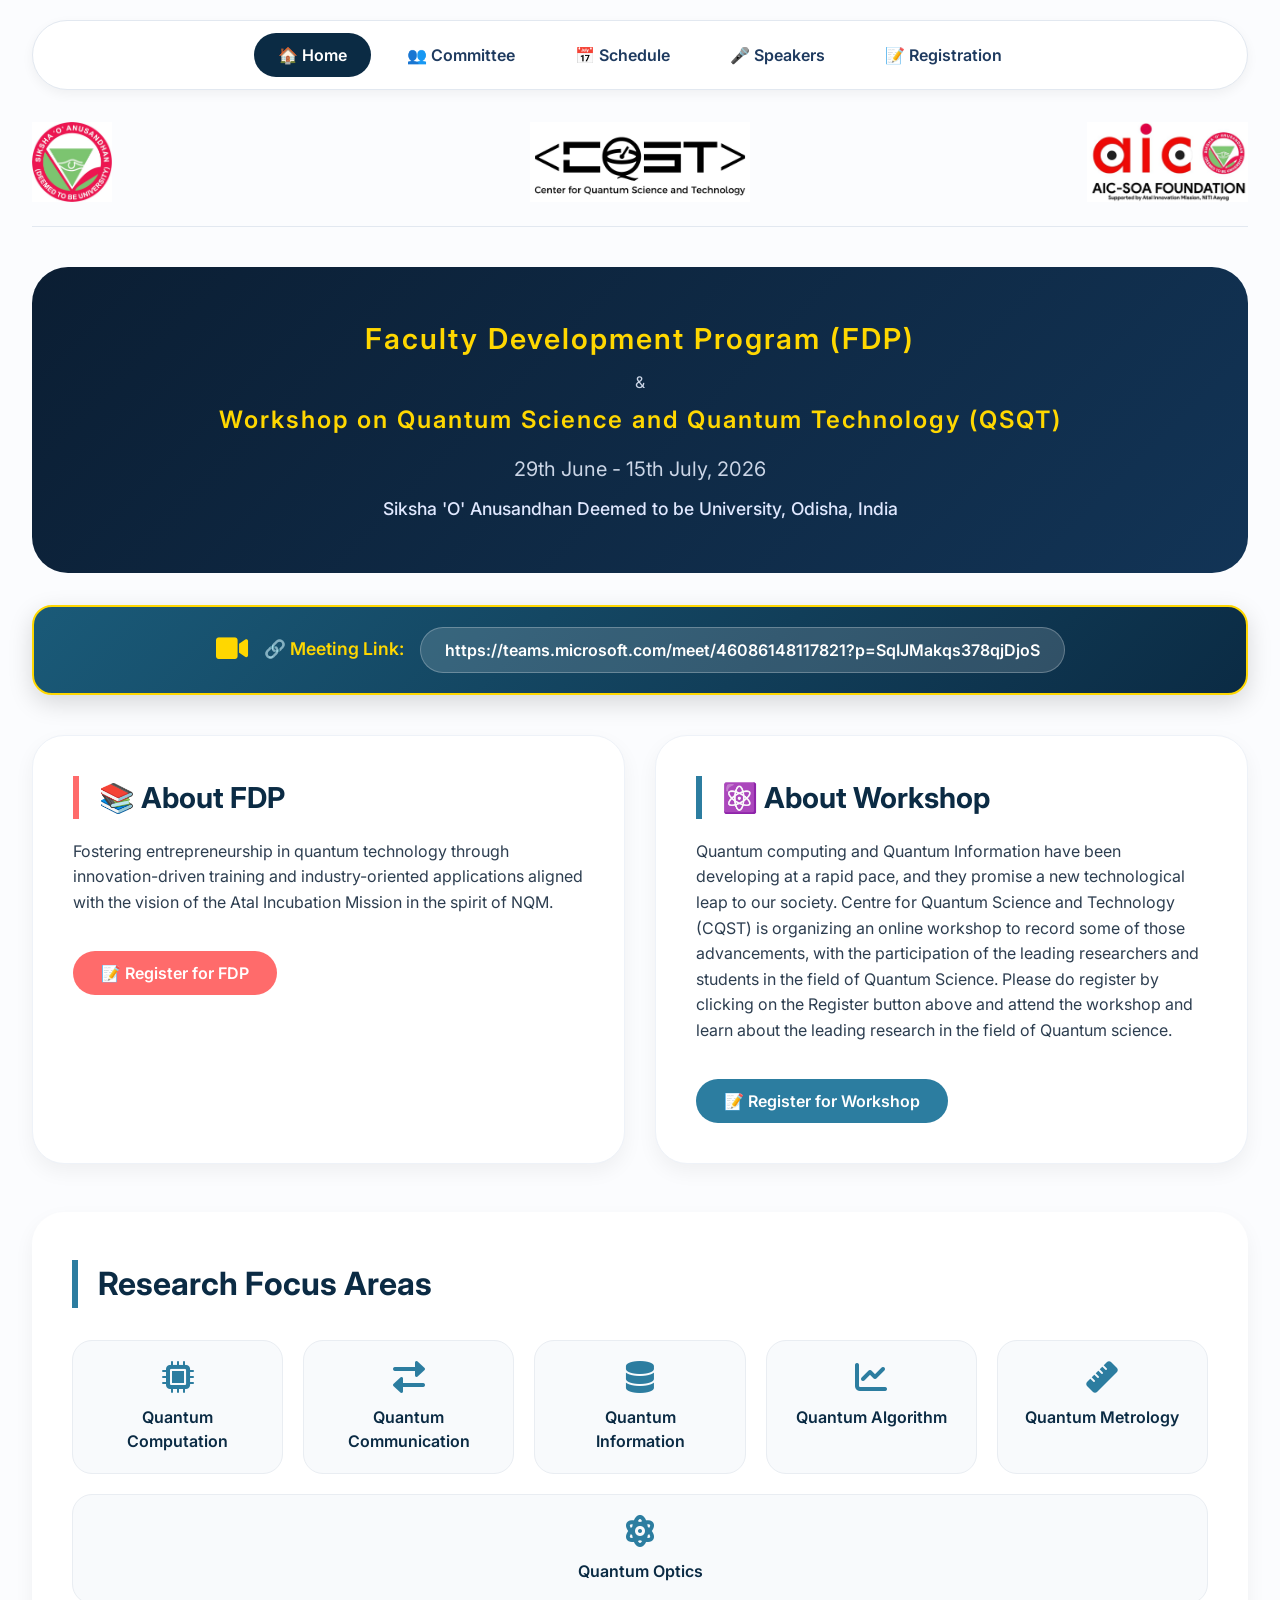
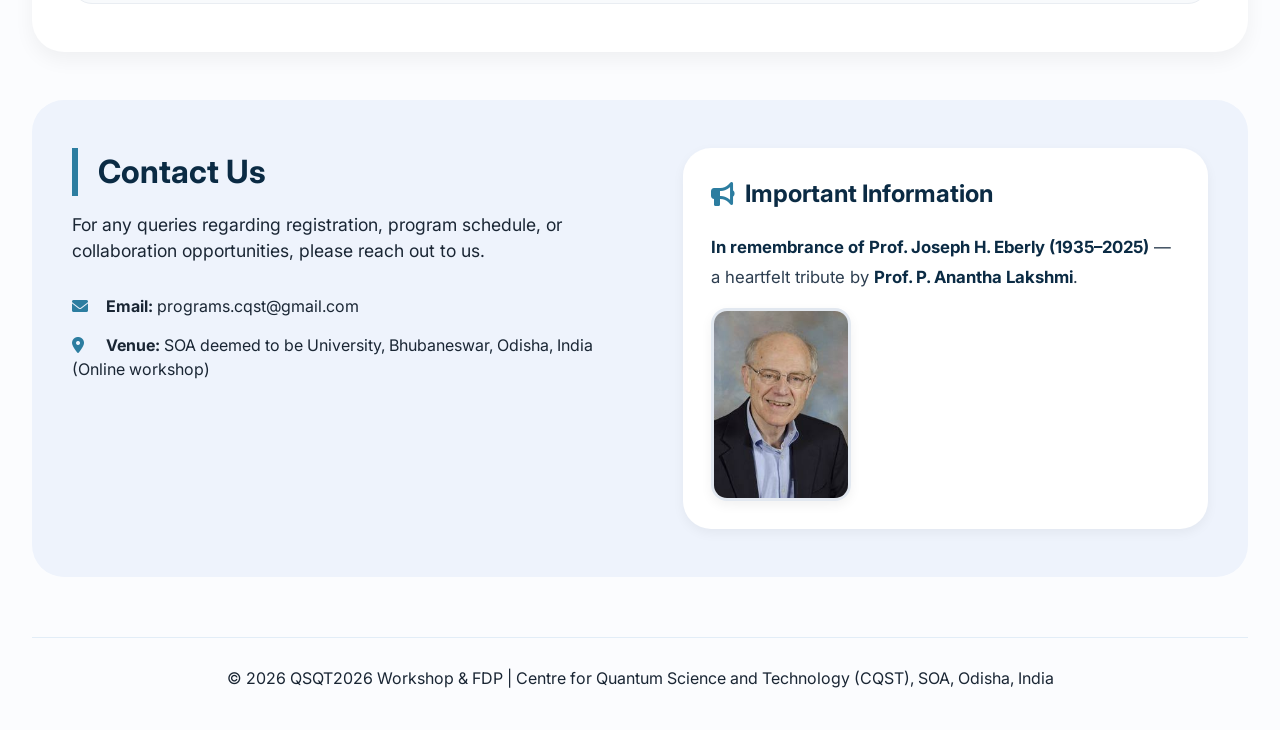
<file: index.html>
<!DOCTYPE html>
<html lang="en">
<head>
  <meta charset="UTF-8" />
  <meta name="viewport" content="width=device-width, initial-scale=1.0" />
  <title>QSQT2026 & FDP | Quantum Science & Technology</title>
  <link href="https://fonts.googleapis.com/css2?family=Inter:wght@300;400;600;700;800&display=swap" rel="stylesheet" />
  <link rel="stylesheet" href="https://cdnjs.cloudflare.com/ajax/libs/font-awesome/6.0.0-beta3/css/all.min.css" />
  <style>
    * {
      margin: 0;
      padding: 0;
      box-sizing: border-box;
    }

    body {
      font-family: 'Inter', sans-serif;
      background: #fbfcfe;
      color: #1a2634;
      line-height: 1.5;
    }

    .container {
      max-width: 1280px;
      margin: 0 auto;
      padding: 0 32px;
    }

    /* Navigation Menu */
    .navbar {
      background: white;
      border-radius: 60px;
      padding: 12px 24px;
      margin: 20px 0 0;
      box-shadow: 0 4px 12px rgba(0, 0, 0, 0.05);
      border: 1px solid #e2e8f0;
    }

    .nav-menu {
      display: flex;
      justify-content: center;
      flex-wrap: wrap;
      gap: 12px;
      list-style: none;
    }

    .nav-menu li a {
      display: inline-block;
      padding: 10px 24px;
      font-weight: 600;
      text-decoration: none;
      color: #1e3a5f;
      border-radius: 40px;
      transition: all 0.2s ease;
    }

    .nav-menu li a:hover,
    .nav-menu li a.active {
      background: #0b2b44;
      color: white;
    }

    /* Logo Strip */
    .logo-strip {
      display: flex;
      align-items: center;
      justify-content: space-between;
      flex-wrap: wrap;
      gap: 24px;
      padding: 32px 0 24px;
      border-bottom: 1px solid #e2e8f0;
    }

    .logo-item {
      flex: 1;
      display: flex;
      justify-content: center;
      align-items: center;
      min-width: 120px;
    }

    .logo-left {
      justify-content: flex-start;
    }
    .logo-right {
      justify-content: flex-end;
    }
    .logo-img {
      max-height: 80px;
      width: auto;
      object-fit: contain;
    }

    /* Hero Banner */
    .hero-banner {
      background: linear-gradient(135deg, #0b1e33 0%, #123456 100%);
      border-radius: 36px;
      margin: 40px 0 32px;
      padding: 50px 32px;
      text-align: center;
      position: relative;
      overflow: hidden;
    }

    .program-name-main {
      font-size: 1.8rem;
      font-weight: 600;
      color: #ffd700;
      margin-bottom: 10px;
      letter-spacing: 2px;
    }

    .program-sub {
      font-size: 1.25rem;
      color: #cbd5e6;
      margin-top: 16px;
    }

    .program-location {
      font-size: 1.1rem;
      color: #e0e8ff;
      margin-top: 12px;
      font-weight: 500;
    }

    /* Meeting Link Box */
    .meeting-link-box {
      background: linear-gradient(135deg, #1a5a78 0%, #0b2b44 100%);
      border-radius: 20px;
      padding: 20px 30px;
      margin: 20px 0 32px;
      display: flex;
      align-items: center;
      justify-content: center;
      flex-wrap: wrap;
      gap: 16px;
      border: 2px solid #ffd700;
      box-shadow: 0 8px 25px rgba(0, 0, 0, 0.15);
    }

    .meeting-link-box i {
      font-size: 1.8rem;
      color: #ffd700;
    }

    .meeting-link-box .meeting-label {
      font-weight: 600;
      color: #ffd700;
      font-size: 1.1rem;
    }

    .meeting-link-box a {
      color: white;
      font-weight: 600;
      text-decoration: none;
      font-size: 1rem;
      padding: 10px 24px;
      background: rgba(255, 255, 255, 0.15);
      border-radius: 40px;
      border: 1px solid rgba(255, 255, 255, 0.25);
      transition: all 0.3s ease;
      word-break: break-all;
    }

    .meeting-link-box a:hover {
      background: rgba(255, 215, 0, 0.25);
      border-color: #ffd700;
      transform: scale(1.02);
    }

    /* Two Column Layout for About Sections */
    .two-columns {
      display: flex;
      flex-wrap: wrap;
      gap: 30px;
      margin: 40px 0 48px;
    }

    .about-card {
      flex: 1;
      background: white;
      border-radius: 32px;
      padding: 40px;
      box-shadow: 0 8px 20px rgba(0, 0, 0, 0.05);
      border: 1px solid #eef2f8;
      transition: transform 0.2s;
    }

    .about-card:hover {
      transform: translateY(-5px);
    }

    .card-title {
      font-size: 1.8rem;
      font-weight: 700;
      margin-bottom: 20px;
      color: #0b2b44;
      border-left: 6px solid #2c7da0;
      padding-left: 20px;
    }

    .card-title-fdp {
      border-left-color: #ff6b6b;
    }

    .card-title-workshop {
      border-left-color: #2c7da0;
    }

    .about-text {
      font-size: 1rem;
      line-height: 1.6;
      color: #2d3e50;
      margin-bottom: 25px;
    }

    .register-btn {
      display: inline-block;
      background: #2c7da0;
      color: white;
      padding: 10px 28px;
      border-radius: 40px;
      text-decoration: none;
      font-weight: 600;
      transition: background 0.2s;
      margin-top: 10px;
    }

    .register-btn-fdp {
      background: #ff6b6b;
    }
    .register-btn-fdp:hover {
      background: #e55555;
    }
    .register-btn-workshop:hover {
      background: #1a5a78;
    }

    /* Research Fields Grid */
    .research-section {
      background: white;
      border-radius: 32px;
      padding: 48px 40px;
      margin: 40px 0 48px;
      box-shadow: 0 8px 20px rgba(0, 0, 0, 0.05);
    }

    .section-title {
      font-size: 2rem;
      font-weight: 700;
      margin-bottom: 24px;
      color: #0b2b44;
      border-left: 6px solid #2c7da0;
      padding-left: 20px;
    }

    .highlight-grid {
      display: flex;
      flex-wrap: wrap;
      gap: 20px;
      margin-top: 32px;
    }

    .info-card {
      background: #f8fafc;
      border-radius: 20px;
      padding: 20px 24px;
      flex: 1;
      min-width: 180px;
      text-align: center;
      transition: transform 0.2s;
      border: 1px solid #e9edf2;
    }

    .info-card:hover {
      transform: translateY(-3px);
      box-shadow: 0 8px 20px rgba(0, 0, 0, 0.08);
    }

    .info-card i {
      font-size: 2rem;
      color: #2c7da0;
      margin-bottom: 12px;
      display: block;
    }

    .info-card h3 {
      font-size: 1rem;
      font-weight: 600;
      color: #0b2b44;
    }

    /* Contact Section */
    .contact-section {
      background: #eef3fc;
      border-radius: 32px;
      padding: 48px 40px;
      margin-bottom: 60px;
      display: flex;
      flex-wrap: wrap;
      gap: 48px;
    }

    .contact-info {
      flex: 1.2;
    }
    .important-info {
      flex: 1;
      background: white;
      border-radius: 28px;
      padding: 28px;
      box-shadow: 0 4px 12px rgba(0, 0, 0, 0.05);
    }

    .info-title {
      font-size: 1.5rem;
      font-weight: 700;
      color: #0b2b44;
      margin-bottom: 20px;
      display: flex;
      align-items: center;
      gap: 10px;
    }

    .info-title i {
      color: #2c7da0;
    }

    .info-content {
      font-size: 1.05rem;
      line-height: 1.8;
      color: #2d3e50;
    }

    .info-content strong {
      color: #0b2b44;
    }

    .tribute-img {
      max-width: 140px;
      width: 100%;
      height: auto;
      border-radius: 16px;
      border: 3px solid #e2e8f0;
      margin-top: 16px;
      display: block;
      box-shadow: 0 4px 12px rgba(0, 0, 0, 0.06);
    }

    /* Remove old form styles */
    input,
    textarea,
    button {
      display: none;
    }

    .footer {
      text-align: center;
      padding: 28px 0 40px;
      border-top: 1px solid #e2edf7;
    }

    @media (max-width: 780px) {
      .program-name {
        font-size: 2rem;
      }
      .program-name-main {
        font-size: 1.3rem;
      }
      .logo-img {
        max-height: 55px;
      }
      .two-columns {
        flex-direction: column;
      }
      .card-title {
        font-size: 1.4rem;
      }
      .meeting-link-box {
        flex-direction: column;
        text-align: center;
        padding: 20px;
      }
      .meeting-link-box a {
        font-size: 0.85rem;
        word-break: break-all;
      }
      .contact-section {
        flex-direction: column;
      }
    }
  </style>
</head>

<body>
  <div class="container">
    <!-- Navigation Menu -->
    <div class="navbar">
      <ul class="nav-menu">
        <li><a href="index.html" class="active">🏠 Home</a></li>
        <li><a href="committee.html">👥 Committee</a></li>
        <li><a href="schedule.html">📅 Schedule</a></li>
        <li><a href="speakers.html">🎤 Speakers</a></li>
        <li><a href="registration.html">📝 Registration</a></li>
      </ul>
    </div>

    <!-- THREE LOGOS: SOA (left), CQST (center), AIC (right) -->
    <div class="logo-strip">
      <div class="logo-item logo-left">
        <img src="images/logo/soa-logo.jpg" alt="SOA Logo" class="logo-img" onerror="this.src='https://placehold.co/400x200/1e3a5f/white?text=SOA'" />
      </div>
      <div class="logo-item logo-center">
        <img src="images/logo/cqst-logo.jpg" alt="CQST Logo" class="logo-img" onerror="this.src='https://placehold.co/400x200/236B8E/white?text=CQST'" />
      </div>
      <div class="logo-item logo-right">
        <img src="images/logo/aic-logo.jpg" alt="AIC Logo" class="logo-img" onerror="this.src='https://placehold.co/400x200/2c5a2e/white?text=AIC'" />
      </div>
    </div>

    <!-- BANNER with Both Programs -->
    <div class="hero-banner">
      <div class="program-name-main">Faculty Development Program (FDP)</div>
      <div class="program-sub" style="font-size: 1rem; margin-top: 8px; margin-bottom: 8px;">&</div>
      <div class="program-name-main" style="font-size: 1.5rem;">Workshop on Quantum Science and Quantum Technology (QSQT)</div>
      <div class="program-sub">29th June - 15th July, 2026</div>
      <div class="program-location">Siksha 'O' Anusandhan Deemed to be University, Odisha, India</div>
    </div>

    <!-- MEETING LINK SECTION -->
    <div class="meeting-link-box">
      <i class="fas fa-video"></i>
      <span class="meeting-label">🔗 Meeting Link:</span>
      <a href="https://teams.microsoft.com/meet/46086148117821?p=SqIJMakqs378qjDjoS" target="_blank">
        https://teams.microsoft.com/meet/46086148117821?p=SqIJMakqs378qjDjoS
      </a>
    </div>

    <!-- TWO ABOUT SECTIONS SIDE BY SIDE -->
    <div class="two-columns">
      <!-- FDP About Card -->
      <div class="about-card">
        <h2 class="card-title card-title-fdp">📚 About FDP</h2>
        <div class="about-text">
          Fostering entrepreneurship in quantum technology through innovation-driven training and industry-oriented applications aligned with the vision of the Atal Incubation Mission in the spirit of NQM.
        </div>
        <a href="https://forms.gle/PNzLNgaonMQdGk4N9" target="_blank" class="register-btn register-btn-fdp">📝 Register for FDP</a>
      </div>

      <!-- workshop About Card -->
      <div class="about-card">
        <h2 class="card-title card-title-workshop">⚛️ About Workshop</h2>
        <div class="about-text">
          Quantum computing and Quantum Information have been developing at a rapid pace, and they promise a new technological leap to our society. Centre for Quantum Science and Technology (CQST) is organizing an online workshop to record some of those advancements, with the participation of the leading researchers and students in the field of Quantum Science. Please do register by clicking on the Register button above and attend the workshop and learn about the leading research in the field of Quantum science.
        </div>
        <a href="https://forms.gle/eSTVRJTzPmcf8wGw5" target="_blank" class="register-btn register-btn-workshop">📝 Register for Workshop</a>
      </div>
    </div>

    <!-- Research Fields -->
    <div class="research-section">
      <h2 class="section-title">Research Focus Areas</h2>
      <div class="highlight-grid">
        <div class="info-card"><i class="fas fa-microchip"></i><h3>Quantum Computation</h3></div>
        <div class="info-card"><i class="fas fa-exchange-alt"></i><h3>Quantum Communication</h3></div>
        <div class="info-card"><i class="fas fa-database"></i><h3>Quantum Information</h3></div>
        <div class="info-card"><i class="fas fa-chart-line"></i><h3>Quantum Algorithm</h3></div>
        <div class="info-card"><i class="fas fa-ruler"></i><h3>Quantum Metrology</h3></div>
        <div class="info-card"><i class="fas fa-atom"></i><h3>Quantum Optics</h3></div>
      </div>
    </div>

    <!-- CONTACT + IMPORTANT INFO SECTION -->
    <div class="contact-section">
      <!-- Left: Contact Info -->
      <div class="contact-info">
        <h2 class="section-title" style="border-left-color: #2c7da0; margin-bottom: 8px;">Contact Us</h2>
        <p style="margin-top: 16px; font-size: 1.1rem;">For any queries regarding registration, program schedule, or collaboration opportunities, please reach out to us.</p>
        <div style="margin-top: 30px;">
          <p style="margin: 15px 0;"><i class="fas fa-envelope" style="width: 30px; color: #2c7da0;"></i> <strong>Email:</strong> programs.cqst@gmail.com</p>
          <p style="margin: 15px 0;"><i class="fas fa-map-marker-alt" style="width: 30px; color: #2c7da0;"></i> <strong>Venue:</strong> SOA deemed to be University, Bhubaneswar, Odisha, India (Online workshop)</p>
        </div>
      </div>

      <!-- Right: Important Information (editable daily) -->
      <div class="important-info">
        <div class="info-title">
          <i class="fas fa-bullhorn"></i> Important Information
        </div>
        <div class="info-content">
          <!-- === EDIT THIS BLOCK DAILY === -->
          <p>
            <strong>In remembrance of Prof. Joseph H. Eberly (1935–2025)</strong> — a heartfelt tribute by <strong>Prof. P. Anantha Lakshmi</strong>.
          </p>
          <img src="images/prof-eberly.jpg" alt="Prof. Joseph H. Eberly" class="tribute-img" />
          <!-- ============================== -->
        </div>
      </div>
    </div>

    <footer class="footer">
      <p>© 2026 QSQT2026 Workshop & FDP | Centre for Quantum Science and Technology (CQST), SOA, Odisha, India</p>
    </footer>
  </div>
</body>
</html>
</file>
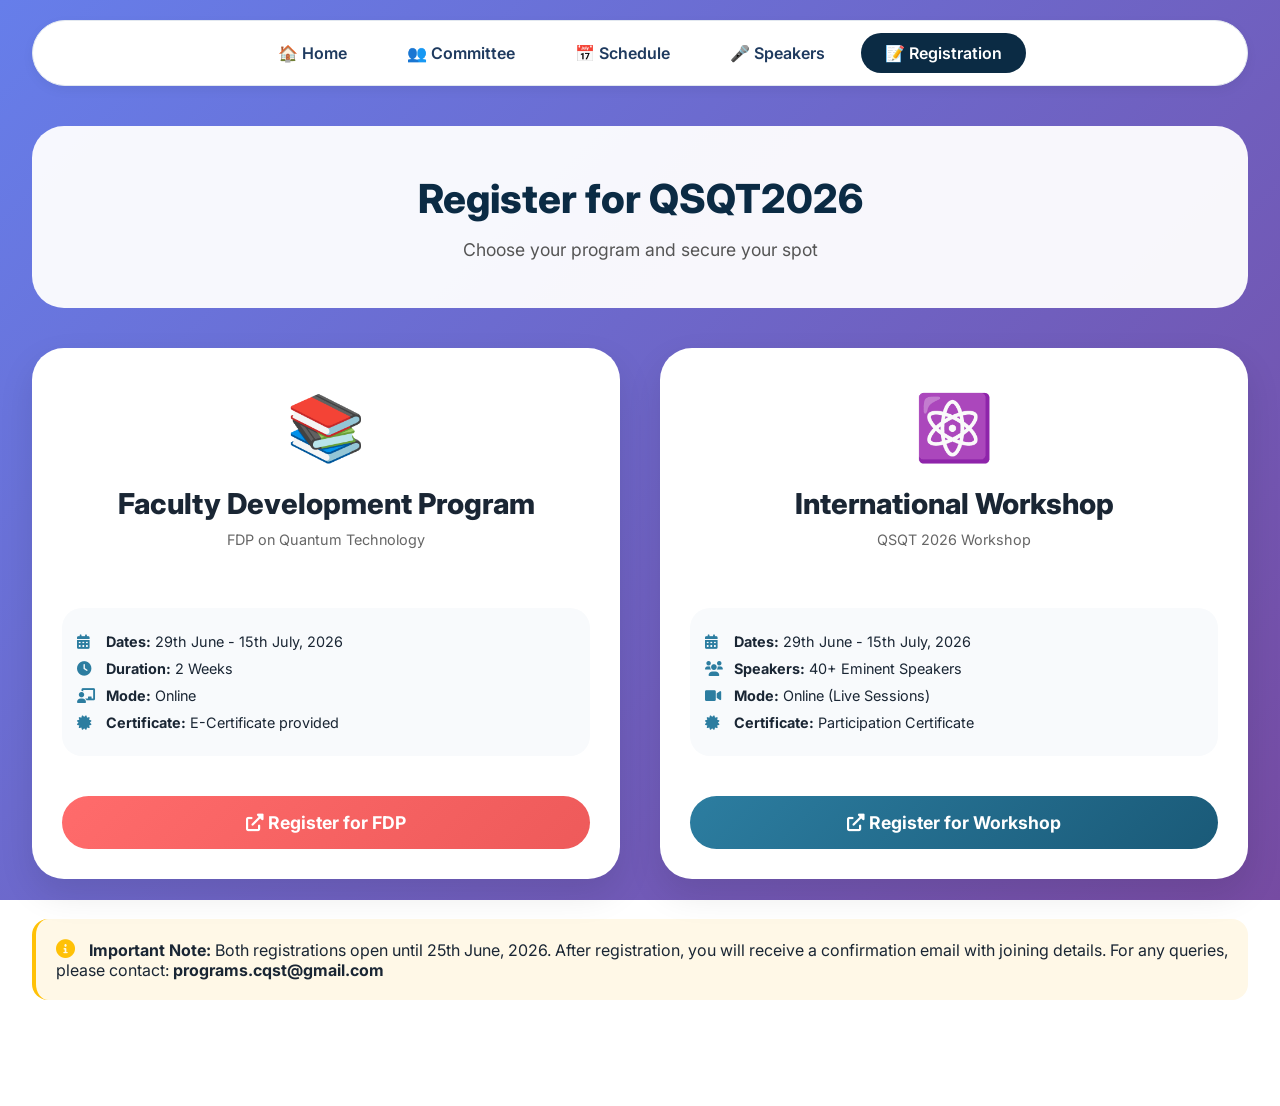
<file: registration.html>
<!DOCTYPE html>
<html lang="en">
<head>
  <meta charset="UTF-8">
  <meta name="viewport" content="width=device-width, initial-scale=1.0">
  <title>QSQT2026 - Registration</title>
  <link href="https://fonts.googleapis.com/css2?family=Inter:wght@300;400;600;700;800&display=swap" rel="stylesheet">
  <link rel="stylesheet" href="https://cdnjs.cloudflare.com/ajax/libs/font-awesome/6.0.0-beta3/css/all.min.css">
  <style>
    * {
      margin: 0;
      padding: 0;
      box-sizing: border-box;
    }

    body {
      font-family: 'Inter', sans-serif;
      background: linear-gradient(135deg, #667eea 0%, #764ba2 100%);
      background-attachment: fixed;
      color: #1a2634;
    }

    .container {
      max-width: 1280px;
      margin: 0 auto;
      padding: 0 32px;
    }

    /* Navigation Menu */
    .navbar {
      background: white;
      border-radius: 60px;
      padding: 12px 24px;
      margin: 20px 0 0;
      box-shadow: 0 4px 12px rgba(0, 0, 0, 0.05);
      border: 1px solid #e2e8f0;
    }

    .nav-menu {
      display: flex;
      justify-content: center;
      flex-wrap: wrap;
      gap: 12px;
      list-style: none;
    }

    .nav-menu li a {
      display: inline-block;
      padding: 10px 24px;
      font-weight: 600;
      text-decoration: none;
      color: #1e3a5f;
      border-radius: 40px;
      transition: all 0.2s ease;
    }

    .nav-menu li a:hover, .nav-menu li a.active {
      background: #0b2b44;
      color: white;
    }

    /* Page Header */
    .page-header {
      background: rgba(255, 255, 255, 0.95);
      border-radius: 32px;
      padding: 48px;
      margin: 40px 0;
      text-align: center;
    }

    .section-title {
      font-size: 2.5rem;
      font-weight: 800;
      margin-bottom: 16px;
      color: #0b2b44;
    }

    .page-subtitle {
      font-size: 1.1rem;
      color: #555;
    }

    /* Registration Cards */
    .registration-grid {
      display: grid;
      grid-template-columns: repeat(auto-fit, minmax(350px, 1fr));
      gap: 40px;
      margin: 40px 0;
    }

    .reg-card {
      background: white;
      border-radius: 32px;
      overflow: hidden;
      box-shadow: 0 15px 35px rgba(0, 0, 0, 0.1);
      transition: transform 0.3s;
      text-align: center;
    }

    .reg-card:hover {
      transform: translateY(-8px);
    }

    .reg-card-header {
      padding: 40px 30px 20px;
    }

    .reg-card-icon {
      font-size: 4rem;
      margin-bottom: 20px;
    }

    .reg-card-title {
      font-size: 1.8rem;
      font-weight: 800;
      margin-bottom: 10px;
    }

    .reg-card-subtitle {
      color: #666;
      font-size: 0.9rem;
      margin-bottom: 20px;
    }

    .reg-card-body {
      padding: 0 30px 30px;
    }

    .reg-card-details {
      text-align: left;
      margin: 20px 0;
      padding: 15px;
      background: #f8fafc;
      border-radius: 20px;
    }

    .reg-card-details p {
      margin: 10px 0;
      font-size: 0.9rem;
    }

    .reg-card-details i {
      width: 25px;
      color: #2c7da0;
    }

    .register-now-btn {
      display: inline-block;
      width: 100%;
      padding: 16px;
      font-size: 1.1rem;
      font-weight: 700;
      border: none;
      border-radius: 50px;
      cursor: pointer;
      text-decoration: none;
      text-align: center;
      transition: all 0.3s;
      margin-top: 20px;
    }

    .fdp-btn {
      background: linear-gradient(135deg, #ff6b6b, #ee5a5a);
      color: white;
    }

    .fdp-btn:hover {
      background: linear-gradient(135deg, #ee5a5a, #dd4949);
      transform: scale(1.02);
    }

    .qsqt-btn {
      background: linear-gradient(135deg, #2c7da0, #1a5a78);
      color: white;
    }

    .qsqt-btn:hover {
      background: linear-gradient(135deg, #1a5a78, #0e4560);
      transform: scale(1.02);
    }

    .note-box {
      background: #fff8e7;
      border-left: 4px solid #ffc107;
      padding: 20px;
      margin: 30px 0;
      border-radius: 16px;
    }

    /* Footer */
    .footer {
      text-align: center;
      padding: 28px 0;
      color: white;
    }

    @media (max-width: 768px) {
      .registration-grid {
        grid-template-columns: 1fr;
      }
      .container {
        padding: 0 20px;
      }
      .page-header {
        padding: 30px 20px;
      }
      .section-title {
        font-size: 1.8rem;
      }
    }
  </style>
</head>
<body>

<div class="container">
  <!-- Navigation Menu -->
  <div class="navbar">
    <ul class="nav-menu">
      <li><a href="index.html">🏠 Home</a></li>
      <li><a href="committee.html">👥 Committee</a></li>
      <li><a href="schedule.html">📅 Schedule</a></li>
      <li><a href="speakers.html">🎤 Speakers</a></li>
      <li><a href="registration.html" class="active">📝 Registration</a></li>
    </ul>
  </div>

  <!-- Page Header -->
  <div class="page-header">
    <h1 class="section-title">Register for QSQT2026</h1>
    <p class="page-subtitle">Choose your program and secure your spot</p>
  </div>

  <!-- Two Registration Cards -->
  <div class="registration-grid">
    <!-- FDP Card -->
    <div class="reg-card">
      <div class="reg-card-header">
        <div class="reg-card-icon">📚</div>
        <h2 class="reg-card-title">Faculty Development Program</h2>
        <div class="reg-card-subtitle">FDP on Quantum Technology</div>
      </div>
      <div class="reg-card-body">
        <div class="reg-card-details">
          <p><i class="fas fa-calendar-alt"></i> <strong>Dates:</strong> 29th June - 15th July, 2026</p>
          <p><i class="fas fa-clock"></i> <strong>Duration:</strong> 2 Weeks</p>
          <p><i class="fas fa-chalkboard-teacher"></i> <strong>Mode:</strong> Online</p>
          <p><i class="fas fa-certificate"></i> <strong>Certificate:</strong> E-Certificate provided</p>
        </div>
        <a href="https://forms.gle/PNzLNgaonMQdGk4N9" target="_blank" class="register-now-btn fdp-btn">
          <i class="fas fa-external-link-alt"></i> Register for FDP
        </a>
      </div>
    </div>

    <!-- QSQT Workshop Card -->
    <div class="reg-card">
      <div class="reg-card-header">
        <div class="reg-card-icon">⚛️</div>
        <h2 class="reg-card-title">International Workshop</h2>
        <div class="reg-card-subtitle">QSQT 2026 Workshop</div>
      </div>
      <div class="reg-card-body">
        <div class="reg-card-details">
          <p><i class="fas fa-calendar-alt"></i> <strong>Dates:</strong> 29th June - 15th July, 2026</p>
          <p><i class="fas fa-users"></i> <strong>Speakers:</strong> 40+ Eminent Speakers</p>
          <p><i class="fas fa-video"></i> <strong>Mode:</strong> Online (Live Sessions)</p>
          <p><i class="fas fa-certificate"></i> <strong>Certificate:</strong> Participation Certificate</p>
        </div>
        <a href="https://forms.gle/eSTVRJTzPmcf8wGw5" target="_blank" class="register-now-btn qsqt-btn">
          <i class="fas fa-external-link-alt"></i> Register for Workshop
        </a>
      </div>
    </div>
  </div>

  <!-- Important Note -->
  <div class="note-box">
    <i class="fas fa-info-circle" style="font-size: 1.2rem; margin-right: 10px; color: #ffc107;"></i>
    <strong>Important Note:</strong> Both registrations open until 25th June, 2026. After registration, you will receive a confirmation email with joining details. For any queries, please contact: <strong>programs.cqst@gmail.com</strong>
  </div>

  <footer class="footer">
    <p>© 2026 QSQT2026 Workshop & FDP | Centre for Quantum Science and Technology (CQST), SOA, Odisha, India</p>
  </footer>
</div>
</body>
</html>
</file>
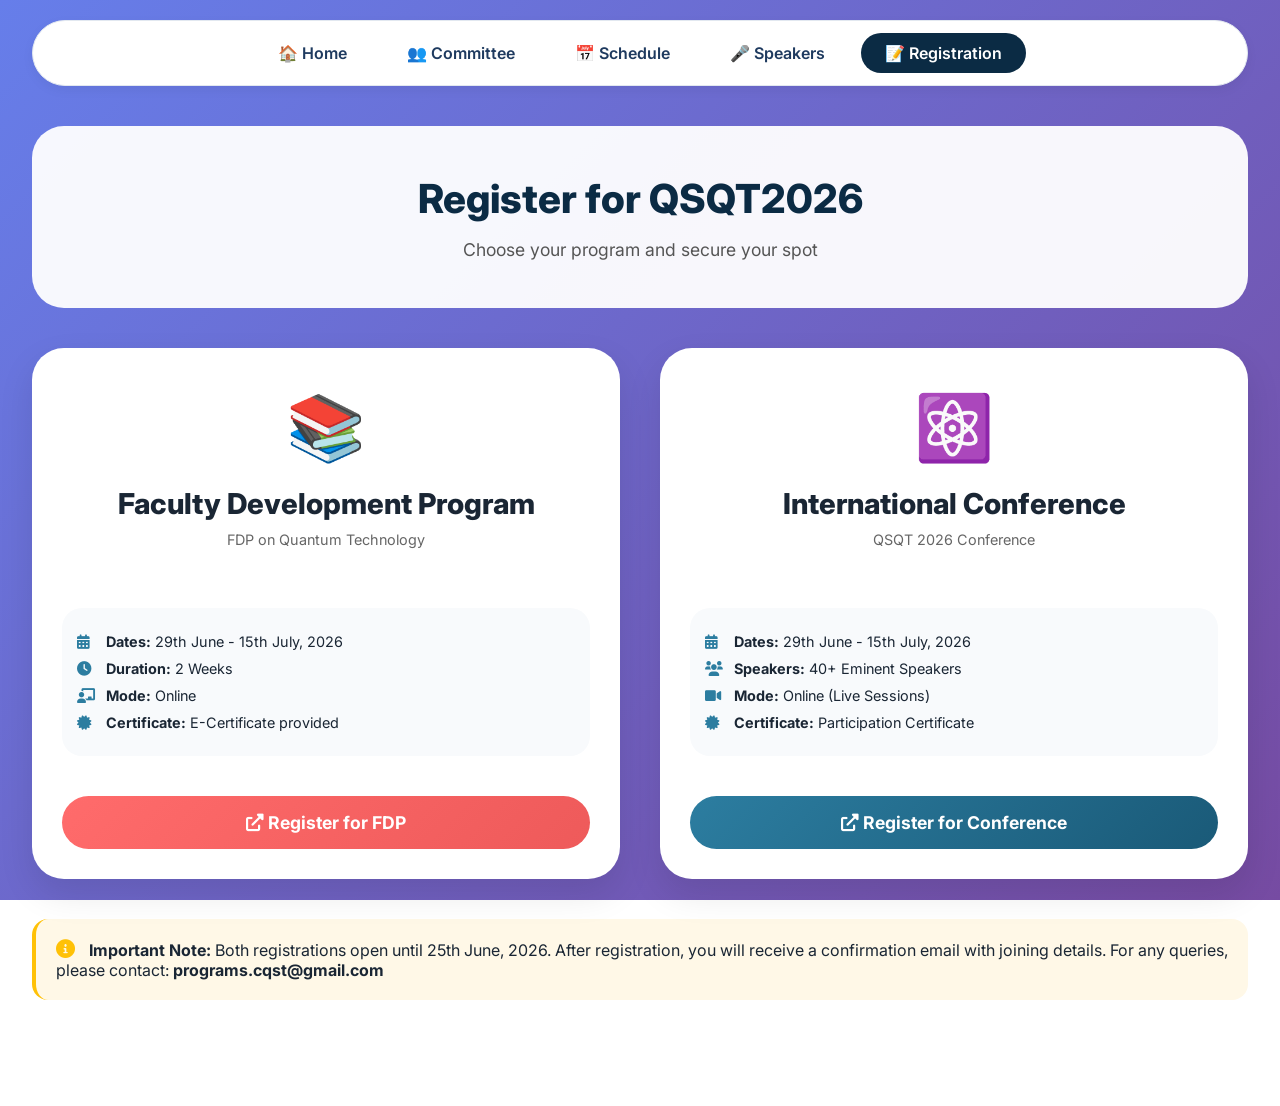
<file: Registration.html>
<!DOCTYPE html>
<html lang="en">
<head>
  <meta charset="UTF-8">
  <meta name="viewport" content="width=device-width, initial-scale=1.0">
  <title>QSQT2026 - Registration</title>
  <link href="https://fonts.googleapis.com/css2?family=Inter:wght@300;400;600;700;800&display=swap" rel="stylesheet">
  <link rel="stylesheet" href="https://cdnjs.cloudflare.com/ajax/libs/font-awesome/6.0.0-beta3/css/all.min.css">
  <style>
    * {
      margin: 0;
      padding: 0;
      box-sizing: border-box;
    }

    body {
      font-family: 'Inter', sans-serif;
      background: linear-gradient(135deg, #667eea 0%, #764ba2 100%);
      background-attachment: fixed;
      color: #1a2634;
    }

    .container {
      max-width: 1280px;
      margin: 0 auto;
      padding: 0 32px;
    }

    /* Navigation Menu */
    .navbar {
      background: white;
      border-radius: 60px;
      padding: 12px 24px;
      margin: 20px 0 0;
      box-shadow: 0 4px 12px rgba(0, 0, 0, 0.05);
      border: 1px solid #e2e8f0;
    }

    .nav-menu {
      display: flex;
      justify-content: center;
      flex-wrap: wrap;
      gap: 12px;
      list-style: none;
    }

    .nav-menu li a {
      display: inline-block;
      padding: 10px 24px;
      font-weight: 600;
      text-decoration: none;
      color: #1e3a5f;
      border-radius: 40px;
      transition: all 0.2s ease;
    }

    .nav-menu li a:hover, .nav-menu li a.active {
      background: #0b2b44;
      color: white;
    }

    /* Page Header */
    .page-header {
      background: rgba(255, 255, 255, 0.95);
      border-radius: 32px;
      padding: 48px;
      margin: 40px 0;
      text-align: center;
    }

    .section-title {
      font-size: 2.5rem;
      font-weight: 800;
      margin-bottom: 16px;
      color: #0b2b44;
    }

    .page-subtitle {
      font-size: 1.1rem;
      color: #555;
    }

    /* Registration Cards */
    .registration-grid {
      display: grid;
      grid-template-columns: repeat(auto-fit, minmax(350px, 1fr));
      gap: 40px;
      margin: 40px 0;
    }

    .reg-card {
      background: white;
      border-radius: 32px;
      overflow: hidden;
      box-shadow: 0 15px 35px rgba(0, 0, 0, 0.1);
      transition: transform 0.3s;
      text-align: center;
    }

    .reg-card:hover {
      transform: translateY(-8px);
    }

    .reg-card-header {
      padding: 40px 30px 20px;
    }

    .reg-card-icon {
      font-size: 4rem;
      margin-bottom: 20px;
    }

    .reg-card-title {
      font-size: 1.8rem;
      font-weight: 800;
      margin-bottom: 10px;
    }

    .reg-card-subtitle {
      color: #666;
      font-size: 0.9rem;
      margin-bottom: 20px;
    }

    .reg-card-body {
      padding: 0 30px 30px;
    }

    .reg-card-details {
      text-align: left;
      margin: 20px 0;
      padding: 15px;
      background: #f8fafc;
      border-radius: 20px;
    }

    .reg-card-details p {
      margin: 10px 0;
      font-size: 0.9rem;
    }

    .reg-card-details i {
      width: 25px;
      color: #2c7da0;
    }

    .register-now-btn {
      display: inline-block;
      width: 100%;
      padding: 16px;
      font-size: 1.1rem;
      font-weight: 700;
      border: none;
      border-radius: 50px;
      cursor: pointer;
      text-decoration: none;
      text-align: center;
      transition: all 0.3s;
      margin-top: 20px;
    }

    .fdp-btn {
      background: linear-gradient(135deg, #ff6b6b, #ee5a5a);
      color: white;
    }

    .fdp-btn:hover {
      background: linear-gradient(135deg, #ee5a5a, #dd4949);
      transform: scale(1.02);
    }

    .qsqt-btn {
      background: linear-gradient(135deg, #2c7da0, #1a5a78);
      color: white;
    }

    .qsqt-btn:hover {
      background: linear-gradient(135deg, #1a5a78, #0e4560);
      transform: scale(1.02);
    }

    .note-box {
      background: #fff8e7;
      border-left: 4px solid #ffc107;
      padding: 20px;
      margin: 30px 0;
      border-radius: 16px;
    }

    /* Footer */
    .footer {
      text-align: center;
      padding: 28px 0;
      color: white;
    }

    @media (max-width: 768px) {
      .registration-grid {
        grid-template-columns: 1fr;
      }
      .container {
        padding: 0 20px;
      }
      .page-header {
        padding: 30px 20px;
      }
      .section-title {
        font-size: 1.8rem;
      }
    }
  </style>
</head>
<body>

<div class="container">
  <!-- Navigation Menu -->
  <div class="navbar">
    <ul class="nav-menu">
      <li><a href="index.html">🏠 Home</a></li>
      <li><a href="committee.html">👥 Committee</a></li>
      <li><a href="schedule.html">📅 Schedule</a></li>
      <li><a href="speakers.html">🎤 Speakers</a></li>
      <li><a href="registration.html" class="active">📝 Registration</a></li>
    </ul>
  </div>

  <!-- Page Header -->
  <div class="page-header">
    <h1 class="section-title">Register for QSQT2026</h1>
    <p class="page-subtitle">Choose your program and secure your spot</p>
  </div>

  <!-- Two Registration Cards -->
  <div class="registration-grid">
    <!-- FDP Card -->
    <div class="reg-card">
      <div class="reg-card-header">
        <div class="reg-card-icon">📚</div>
        <h2 class="reg-card-title">Faculty Development Program</h2>
        <div class="reg-card-subtitle">FDP on Quantum Technology</div>
      </div>
      <div class="reg-card-body">
        <div class="reg-card-details">
          <p><i class="fas fa-calendar-alt"></i> <strong>Dates:</strong> 29th June - 15th July, 2026</p>
          <p><i class="fas fa-clock"></i> <strong>Duration:</strong> 2 Weeks</p>
          <p><i class="fas fa-chalkboard-teacher"></i> <strong>Mode:</strong> Online</p>
          <p><i class="fas fa-certificate"></i> <strong>Certificate:</strong> E-Certificate provided</p>
        </div>
        <a href="https://forms.gle/PNzLNgaonMQdGk4N9" target="_blank" class="register-now-btn fdp-btn">
          <i class="fas fa-external-link-alt"></i> Register for FDP
        </a>
      </div>
    </div>

    <!-- QSQT Conference Card -->
    <div class="reg-card">
      <div class="reg-card-header">
        <div class="reg-card-icon">⚛️</div>
        <h2 class="reg-card-title">International Conference</h2>
        <div class="reg-card-subtitle">QSQT 2026 Conference</div>
      </div>
      <div class="reg-card-body">
        <div class="reg-card-details">
          <p><i class="fas fa-calendar-alt"></i> <strong>Dates:</strong> 29th June - 15th July, 2026</p>
          <p><i class="fas fa-users"></i> <strong>Speakers:</strong> 40+ Eminent Speakers</p>
          <p><i class="fas fa-video"></i> <strong>Mode:</strong> Online (Live Sessions)</p>
          <p><i class="fas fa-certificate"></i> <strong>Certificate:</strong> Participation Certificate</p>
        </div>
        <a href="https://forms.gle/eSTVRJTzPmcf8wGw5" target="_blank" class="register-now-btn qsqt-btn">
          <i class="fas fa-external-link-alt"></i> Register for Conference
        </a>
      </div>
    </div>
  </div>

  <!-- Important Note -->
  <div class="note-box">
    <i class="fas fa-info-circle" style="font-size: 1.2rem; margin-right: 10px; color: #ffc107;"></i>
    <strong>Important Note:</strong> Both registrations open until 25th June, 2026. After registration, you will receive a confirmation email with joining details. For any queries, please contact: <strong>programs.cqst@gmail.com</strong>
  </div>

  <footer class="footer">
    <p>© 2026 QSQT2026 Conference & FDP | Centre for Quantum Science and Technology (CQST), SOA, Odisha, India</p>
  </footer>
</div>
</body>
</html>
</file>
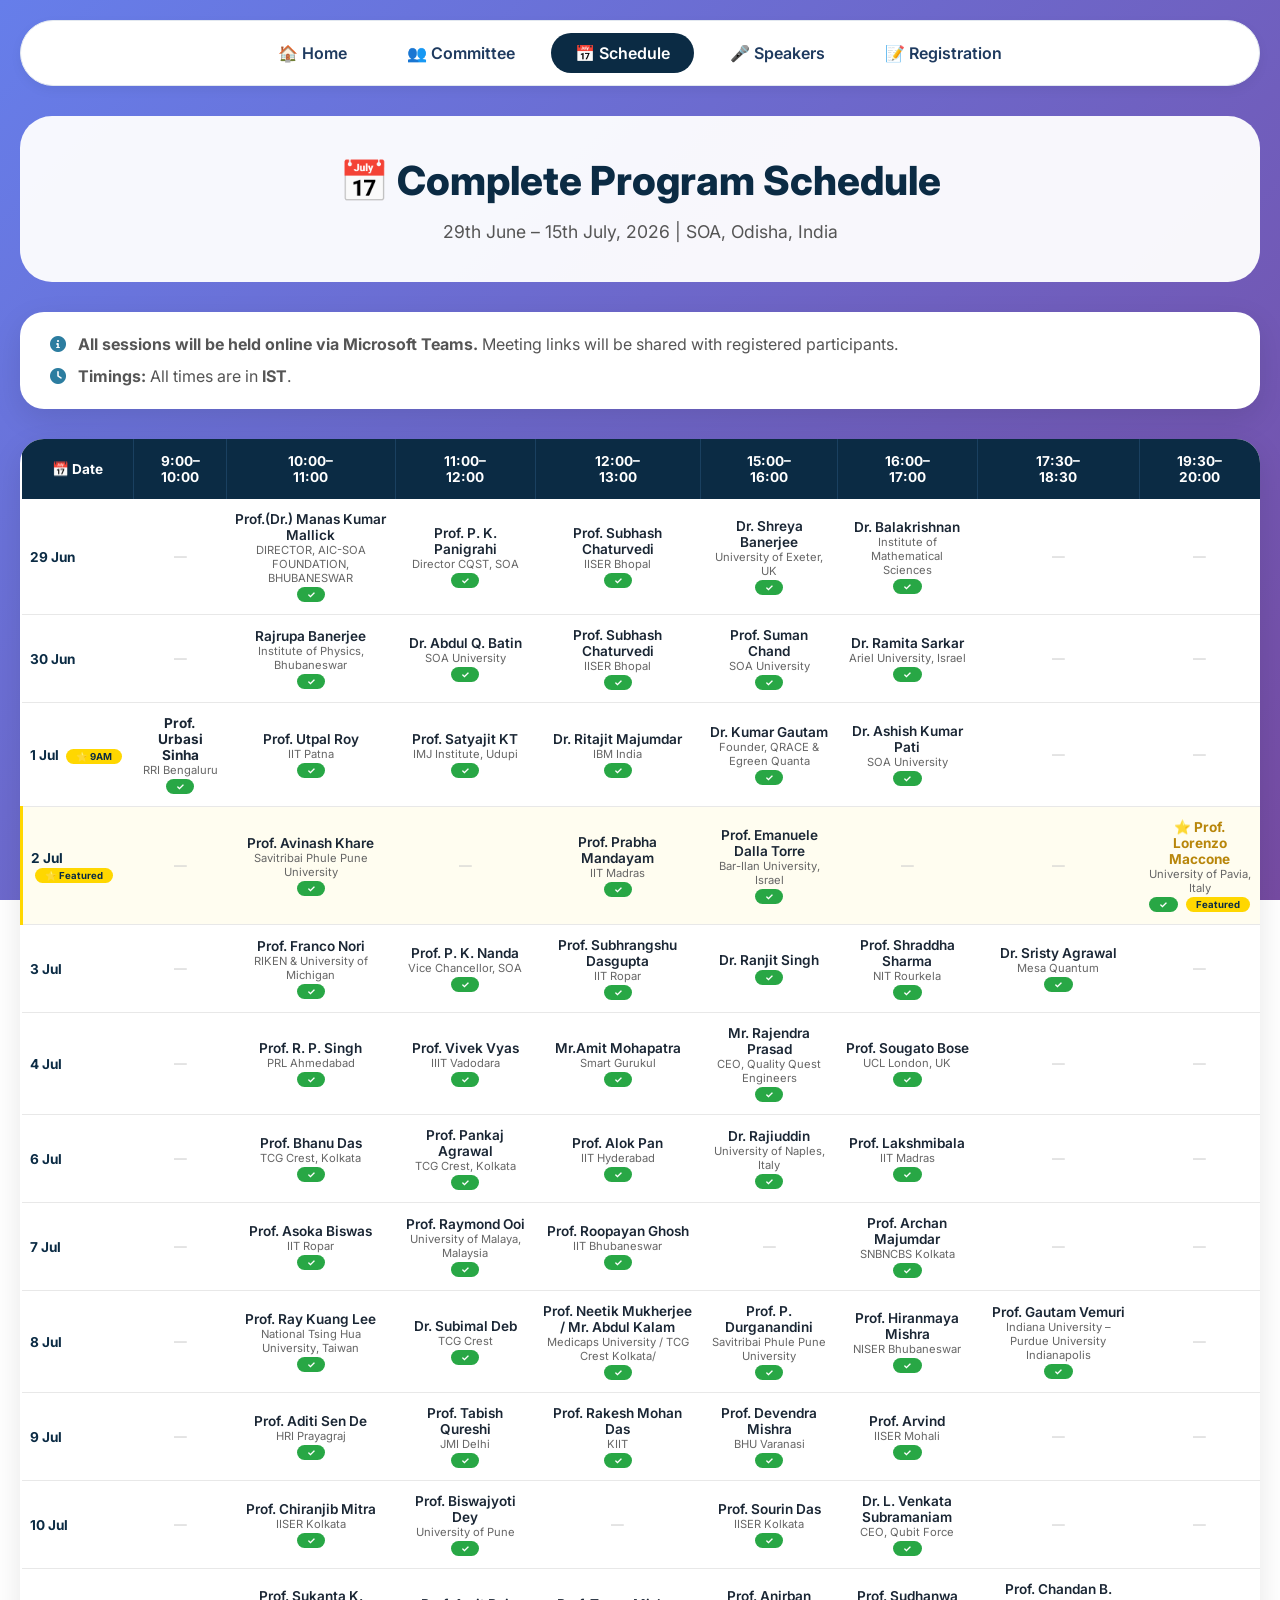
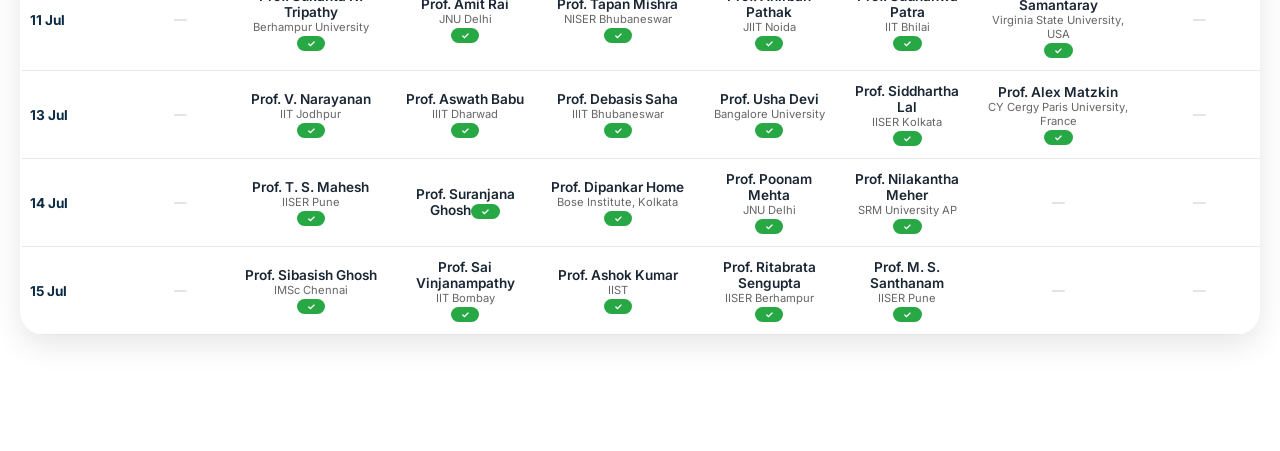
<file: schedule.html>
<!DOCTYPE html>
<html lang="en">
<head>
  <meta charset="UTF-8">
  <meta name="viewport" content="width=device-width, initial-scale=1.0">
  <title>QSQT2026 – Complete Schedule</title>
  <link href="https://fonts.googleapis.com/css2?family=Inter:wght@300;400;600;700;800&display=swap" rel="stylesheet">
  <link rel="stylesheet" href="https://cdnjs.cloudflare.com/ajax/libs/font-awesome/6.0.0-beta3/css/all.min.css">
  <style>
    * { margin:0; padding:0; box-sizing:border-box; }
    body { font-family:'Inter',sans-serif; background:linear-gradient(135deg,#667eea 0%,#764ba2 100%); background-attachment:fixed; }
    .container { max-width:1400px; margin:0 auto; padding:0 20px; }
    .navbar { background:white; border-radius:60px; padding:12px 24px; margin:20px 0 0; box-shadow:0 4px 12px rgba(0,0,0,0.05); border:1px solid #e2e8f0; }
    .nav-menu { display:flex; justify-content:center; flex-wrap:wrap; gap:12px; list-style:none; }
    .nav-menu li a { display:inline-block; padding:10px 24px; font-weight:600; text-decoration:none; color:#1e3a5f; border-radius:40px; transition:all 0.2s ease; }
    .nav-menu li a:hover, .nav-menu li a.active { background:#0b2b44; color:white; }
    .page-header { background:rgba(255,255,255,0.95); border-radius:32px; padding:40px; margin:30px 0; text-align:center; }
    .section-title { font-size:2.5rem; font-weight:800; margin-bottom:16px; color:#0b2b44; }
    .page-subtitle { font-size:1.1rem; color:#555; margin-top:8px; }
    .schedule-info { background:white; border-radius:24px; padding:20px 30px; margin:20px 0 30px; box-shadow:0 10px 30px rgba(0,0,0,0.1); }
    .schedule-info p { font-size:1rem; color:#555; line-height:1.6; }
    .schedule-info i { color:#2c7da0; margin-right:8px; }
    .schedule-wrapper { background:white; border-radius:24px; overflow:auto; margin:30px 0 40px; box-shadow:0 10px 30px rgba(0,0,0,0.1); }
    .schedule-table { width:100%; border-collapse:collapse; font-size:0.85rem; min-width:1100px; }
    .schedule-table thead { background:#0b2b44; color:white; }
    .schedule-table th { padding:14px 8px; text-align:center; font-weight:700; border-right:1px solid #1a4060; }
    .schedule-table th:last-child { border-right:none; }
    .schedule-table td { padding:12px 8px; border-bottom:1px solid #e8e8e8; vertical-align:middle; text-align:center; }
    .schedule-table tbody tr:hover { background:#f5f7fa; }
    .schedule-table td:first-child { font-weight:700; color:#0b2b44; text-align:left; }
    .speaker-name { font-weight:600; color:#1a2634; font-size:0.85rem; }
    .speaker-affil { font-size:0.7rem; color:#666; display:block; }
    .empty-slot { color:#ccc; font-size:0.8rem; }
    .confirmed-badge { display:inline-block; background:#28a745; color:white; padding:2px 10px; border-radius:20px; font-size:0.6rem; font-weight:700; text-transform:uppercase; letter-spacing:0.5px; }
    .featured-badge { background:#ffd700; color:#0b2b44; padding:2px 10px; border-radius:20px; font-size:0.6rem; font-weight:700; margin-left:4px; white-space:nowrap; }
    .highlight-row { background:#fffdf0 !important; border-left:3px solid #ffd700; }
    .highlight-row:hover { background:#fff8e0 !important; }
    .footer { text-align:center; padding:28px 0; color:white; }
    @media (max-width:768px) {
      .container { padding:0 10px; }
      .page-header { padding:20px; }
      .section-title { font-size:1.8rem; }
      .schedule-info { padding:15px; }
      .schedule-table { font-size:0.7rem; min-width:800px; }
      .schedule-table th, .schedule-table td { padding:6px 4px; }
    }
  </style>
</head>
<body>
<div class="container">
  <div class="navbar">
    <ul class="nav-menu">
      <li><a href="index.html">🏠 Home</a></li>
      <li><a href="committee.html">👥 Committee</a></li>
      <li><a href="schedule.html" class="active">📅 Schedule</a></li>
      <li><a href="speakers.html">🎤 Speakers</a></li>
      <li><a href="registration.html">📝 Registration</a></li>
    </ul>
  </div>

  <div class="page-header">
    <h1 class="section-title">📅 Complete Program Schedule</h1>
    <p class="page-subtitle">29th June – 15th July, 2026 | SOA, Odisha, India</p>
  </div>

  <div class="schedule-info">
    <p><i class="fas fa-info-circle"></i> <strong>All sessions will be held online via Microsoft Teams.</strong> Meeting links will be shared with registered participants.</p>
    <p style="margin-top:6px;"><i class="fas fa-clock"></i> <strong>Timings:</strong> All times are in <strong>IST</strong>.</p>
  </div>

  <div class="schedule-wrapper">
    <table class="schedule-table">
      <thead>
        <tr>
          <th style="min-width:90px;">📅 Date</th>
          <th>9:00–<br>10:00</th>
          <th>10:00–<br>11:00</th>
          <th>11:00–<br>12:00</th>
          <th>12:00–<br>13:00</th>
          <th>15:00–<br>16:00</th>
          <th>16:00–<br>17:00</th>
          <th>17:30–<br>18:30</th>
          <th>19:30–<br>20:00</th>
        </tr>
      </thead>
      <tbody>
        <!-- 29 June -->
        <tr>
          <td>29 Jun</td>
          <td class="empty-slot">—</td>
          <td><span class="speaker-name">Prof.(Dr.) Manas Kumar Mallick</span><span class="speaker-affil">DIRECTOR, AIC-SOA FOUNDATION, BHUBANESWAR</span><span class="confirmed-badge">✓</span></td>
          <td><span class="speaker-name">Prof. P. K. Panigrahi</span><span class="speaker-affil">Director CQST, SOA</span><span class="confirmed-badge">✓</span></td>
          <td><span class="speaker-name">Prof. Subhash Chaturvedi</span><span class="speaker-affil">IISER Bhopal</span><span class="confirmed-badge">✓</span></td>
          <td><span class="speaker-name">Dr. Shreya Banerjee</span><span class="speaker-affil">University of Exeter, UK</span><span class="confirmed-badge">✓</span></td>
          <td><span class="speaker-name">Dr. Balakrishnan</span><span class="speaker-affil">Institute of Mathematical Sciences</span><span class="confirmed-badge">✓</span></td>
          <td class="empty-slot">—</td>
          <td class="empty-slot">—</td>
        </tr>
        <!-- 30 June -->
        <tr>
          <td>30 Jun</td>
          <td class="empty-slot">—</td>
          <td><span class="speaker-name">Rajrupa Banerjee</span><span class="speaker-affil">Institute of Physics, Bhubaneswar</span><span class="confirmed-badge">✓</span></td>
          <td><span class="speaker-name">Dr. Abdul Q. Batin</span><span class="speaker-affil">SOA University</span><span class="confirmed-badge">✓</span></td>
          <td><span class="speaker-name">Prof. Subhash Chaturvedi</span><span class="speaker-affil">IISER Bhopal</span><span class="confirmed-badge">✓</span></td>
          <td><span class="speaker-name">Prof. Suman Chand</span><span class="speaker-affil">SOA University</span><span class="confirmed-badge">✓</span></td>
          <td><span class="speaker-name">Dr. Ramita Sarkar</span><span class="speaker-affil">Ariel University, Israel</span><span class="confirmed-badge">✓</span></td>
          <td class="empty-slot">—</td>
          <td class="empty-slot">—</td>
        </tr>
        <!-- 1 July (Urbasi Sinha at 9 AM) -->
        <tr>
          <td>1 Jul <span class="featured-badge">⭐ 9AM</span></td>
          <td><span class="speaker-name" style="font-weight:700;">Prof. Urbasi Sinha</span><span class="speaker-affil">RRI Bengaluru</span><span class="confirmed-badge">✓</span></td>
          <td><span class="speaker-name">Prof. Utpal Roy</span><span class="speaker-affil">IIT Patna</span><span class="confirmed-badge">✓</span></td>
          <td><span class="speaker-name">Prof. Satyajit KT</span><span class="speaker-affil">IMJ Institute, Udupi</span><span class="confirmed-badge">✓</span></td>
          <td><span class="speaker-name">Dr. Ritajit Majumdar</span><span class="speaker-affil">IBM India</span><span class="confirmed-badge">✓</span></td>
          <td><span class="speaker-name">Dr. Kumar Gautam</span><span class="speaker-affil">Founder, QRACE &amp; Egreen Quanta</span><span class="confirmed-badge">✓</span></td>
          <td><span class="speaker-name">Dr. Ashish Kumar Pati</span><span class="speaker-affil">SOA University</span><span class="confirmed-badge">✓</span></td>
          <td class="empty-slot">—</td>
          <td class="empty-slot">—</td>
        </tr>
        <!-- 2 July -->
        <tr class="highlight-row">
          <td>2 Jul <span class="featured-badge">⭐ Featured</span></td>
          <td class="empty-slot">—</td>
          <td><span class="speaker-name">Prof. Avinash Khare</span><span class="speaker-affil">Savitribai Phule Pune University</span><span class="confirmed-badge">✓</span></td>
          <td class="empty-slot">—</td>
          <td><span class="speaker-name">Prof. Prabha Mandayam</span><span class="speaker-affil">IIT Madras</span><span class="confirmed-badge">✓</span></td>
          <td><span class="speaker-name">Prof. Emanuele Dalla Torre</span><span class="speaker-affil">Bar-Ilan University, Israel</span><span class="confirmed-badge">✓</span></td>
          <td class="empty-slot">—</td>
          <td class="empty-slot">—</td>
          <td><span class="speaker-name" style="font-weight:700;color:#b8860b;">⭐ Prof. Lorenzo Maccone</span><span class="speaker-affil">University of Pavia, Italy</span><span class="confirmed-badge">✓</span> <span class="featured-badge">Featured</span></td>
        </tr>
        <!-- 3 July -->
        <tr>
          <td>3 Jul</td>
          <td class="empty-slot">—</td>
          <td><span class="speaker-name">Prof. Franco Nori</span><span class="speaker-affil">RIKEN &amp; University of Michigan</span><span class="confirmed-badge">✓</span></td>
          <td><span class="speaker-name">Prof. P. K. Nanda</span><span class="speaker-affil">Vice Chancellor, SOA</span><span class="confirmed-badge">✓</span></td>
          <td><span class="speaker-name">Prof. Subhrangshu Dasgupta</span><span class="speaker-affil">IIT Ropar</span><span class="confirmed-badge">✓</span></td>
          <td><span class="speaker-name">Dr. Ranjit Singh</span><span class="confirmed-badge">✓</span></td>
          <td><span class="speaker-name">Prof. Shraddha Sharma</span><span class="speaker-affil">NIT Rourkela</span><span class="confirmed-badge">✓</span></td>
          <td><span class="speaker-name">Dr. Sristy Agrawal</span><span class="speaker-affil">Mesa Quantum</span><span class="confirmed-badge">✓</span></td>
          <td class="empty-slot">—</td>
        </tr>
        <!-- 4 July -->
        <tr>
          <td>4 Jul</td>
          <td class="empty-slot">—</td>
          <td><span class="speaker-name">Prof. R. P. Singh</span><span class="speaker-affil">PRL Ahmedabad</span><span class="confirmed-badge">✓</span></td>
          <td><span class="speaker-name">Prof. Vivek Vyas</span><span class="speaker-affil">IIIT Vadodara</span><span class="confirmed-badge">✓</span></td>
          <td><span class="speaker-name">Mr.Amit Mohapatra </span><span class="speaker-affil">Smart Gurukul</span><span class="confirmed-badge">✓</span></td>
          <td><span class="speaker-name">Mr. Rajendra Prasad</span><span class="speaker-affil">CEO, Quality Quest Engineers</span><span class="confirmed-badge">✓</span></td>
          <td><span class="speaker-name">Prof. Sougato Bose</span><span class="speaker-affil">UCL London, UK</span><span class="confirmed-badge">✓</span></td>
          <td class="empty-slot">—</td>
          <td class="empty-slot">—</td>
        </tr>
        <!-- 6 July -->
        <tr>
          <td>6 Jul</td>
          <td class="empty-slot">—</td>
          <td><span class="speaker-name">Prof. Bhanu Das</span><span class="speaker-affil">TCG Crest, Kolkata</span><span class="confirmed-badge">✓</span></td>
          <td><span class="speaker-name">Prof. Pankaj Agrawal</span><span class="speaker-affil">TCG Crest, Kolkata</span><span class="confirmed-badge">✓</span></td>
          <td><span class="speaker-name">Prof. Alok Pan</span><span class="speaker-affil">IIT Hyderabad</span><span class="confirmed-badge">✓</span></td>
          <td><span class="speaker-name">Dr. Rajiuddin</span><span class="speaker-affil">University of Naples, Italy</span><span class="confirmed-badge">✓</span></td>
          <td><span class="speaker-name">Prof. Lakshmibala</span><span class="speaker-affil">IIT Madras</span><span class="confirmed-badge">✓</span></td>
          <td class="empty-slot">—</td>
          <td class="empty-slot">—</td>
        </tr>
        <!-- 7 July -->
        <tr>
          <td>7 Jul</td>
          <td class="empty-slot">—</td>
          <td><span class="speaker-name">Prof. Asoka Biswas</span><span class="speaker-affil">IIT Ropar</span><span class="confirmed-badge">✓</span></td>
          <td><span class="speaker-name">Prof. Raymond Ooi</span><span class="speaker-affil">University of Malaya, Malaysia</span><span class="confirmed-badge">✓</span></td>
          <td><span class="speaker-name">Prof. Roopayan Ghosh</span><span class="speaker-affil">IIT Bhubaneswar</span><span class="confirmed-badge">✓</span></td>
          <td class="empty-slot">—</td>
          <td><span class="speaker-name">Prof. Archan Majumdar</span><span class="speaker-affil">SNBNCBS Kolkata</span><span class="confirmed-badge">✓</span></td>
          <td class="empty-slot">—</td>
          <td class="empty-slot">—</td>
        </tr>
        <!-- 8 July -->
        <tr>
          <td>8 Jul</td>
          <td class="empty-slot">—</td>
          <td><span class="speaker-name">Prof. Ray Kuang Lee</span><span class="speaker-affil">National Tsing Hua University, Taiwan</span><span class="confirmed-badge">✓</span></td>
          <td><span class="speaker-name">Dr. Subimal Deb</span><span class="speaker-affil">TCG Crest</span><span class="confirmed-badge">✓</span></td>
          <td><span class="speaker-name">Prof. Neetik Mukherjee / Mr. Abdul Kalam</span><span class="speaker-affil">Medicaps University / TCG Crest Kolkata/</span><span class="confirmed-badge">✓</span></td>
          <td><span class="speaker-name">Prof. P. Durganandini</span><span class="speaker-affil">Savitribai Phule Pune University</span><span class="confirmed-badge">✓</span></td>
          <td><span class="speaker-name">Prof. Hiranmaya Mishra</span><span class="speaker-affil">NISER Bhubaneswar</span><span class="confirmed-badge">✓</span></td>
          <td><span class="speaker-name">Prof. Gautam Vemuri</span><span class="speaker-affil">Indiana University – Purdue University Indianapolis</span><span class="confirmed-badge">✓</span></td>
          <td class="empty-slot">—</td>
        </tr>
        <!-- 9 July -->
        <tr>
          <td>9 Jul</td>
          <td class="empty-slot">—</td>
          <td><span class="speaker-name">Prof. Aditi Sen De</span><span class="speaker-affil">HRI Prayagraj</span><span class="confirmed-badge">✓</span></td>
          <td><span class="speaker-name">Prof. Tabish Qureshi</span><span class="speaker-affil">JMI Delhi</span><span class="confirmed-badge">✓</span></td>
          <td><span class="speaker-name">Prof. Rakesh Mohan Das</span><span class="speaker-affil">KIIT</span><span class="confirmed-badge">✓</span></td>
          <td><span class="speaker-name">Prof. Devendra Mishra</span><span class="speaker-affil">BHU Varanasi</span><span class="confirmed-badge">✓</span></td>
          <td><span class="speaker-name">Prof. Arvind</span><span class="speaker-affil">IISER Mohali</span><span class="confirmed-badge">✓</span></td>
          <td class="empty-slot">—</td>
          <td class="empty-slot">—</td>
        </tr>
        <!-- 10 July -->
        <tr>
          <td>10 Jul</td>
          <td class="empty-slot">—</td>
          <td><span class="speaker-name">Prof. Chiranjib Mitra</span><span class="speaker-affil">IISER Kolkata</span><span class="confirmed-badge">✓</span></td>
          <td><span class="speaker-name">Prof. Biswajyoti Dey</span><span class="speaker-affil">University of Pune</span><span class="confirmed-badge">✓</span></td>
          <td class="empty-slot">—</td>
          <td><span class="speaker-name">Prof. Sourin Das</span><span class="speaker-affil">IISER Kolkata</span><span class="confirmed-badge">✓</span></td>
          <td><span class="speaker-name">Dr. L. Venkata Subramaniam</span><span class="speaker-affil">CEO, Qubit Force</span><span class="confirmed-badge">✓</span></td>
          <td class="empty-slot">—</td>
          <td class="empty-slot">—</td>
        </tr>
        <!-- 11 July -->
        <tr>
          <td>11 Jul</td>
          <td class="empty-slot">—</td>
          <td><span class="speaker-name">Prof. Sukanta K. Tripathy</span><span class="speaker-affil">Berhampur University</span><span class="confirmed-badge">✓</span></td>
          <td><span class="speaker-name">Prof. Amit Rai</span><span class="speaker-affil">JNU Delhi</span><span class="confirmed-badge">✓</span></td>
          <td><span class="speaker-name">Prof. Tapan Mishra</span><span class="speaker-affil">NISER Bhubaneswar</span><span class="confirmed-badge">✓</span></td>
          <td><span class="speaker-name">Prof. Anirban Pathak</span><span class="speaker-affil">JIIT Noida</span><span class="confirmed-badge">✓</span></td>
          <td><span class="speaker-name">Prof. Sudhanwa Patra</span><span class="speaker-affil">IIT Bhilai</span><span class="confirmed-badge">✓</span></td>
          <td><span class="speaker-name">Prof. Chandan B. Samantaray</span><span class="speaker-affil">Virginia State University, USA</span><span class="confirmed-badge">✓</span></td>
          <td class="empty-slot">—</td>
        </tr>
        <!-- 13 July -->
        <tr>
          <td>13 Jul</td>
          <td class="empty-slot">—</td>
          <td><span class="speaker-name">Prof. V. Narayanan</span><span class="speaker-affil">IIT Jodhpur</span><span class="confirmed-badge">✓</span></td>
          <td><span class="speaker-name">Prof. Aswath Babu</span><span class="speaker-affil">IIIT Dharwad</span><span class="confirmed-badge">✓</span></td>
          <td><span class="speaker-name">Prof. Debasis Saha</span><span class="speaker-affil">IIIT Bhubaneswar</span><span class="confirmed-badge">✓</span></td>
          <td><span class="speaker-name">Prof. Usha Devi</span><span class="speaker-affil">Bangalore University</span><span class="confirmed-badge">✓</span></td>
          <td><span class="speaker-name">Prof. Siddhartha Lal</span><span class="speaker-affil">IISER Kolkata</span><span class="confirmed-badge">✓</span></td>
          <td><span class="speaker-name">Prof. Alex Matzkin</span><span class="speaker-affil">CY Cergy Paris University, France</span><span class="confirmed-badge">✓</span></td>
          <td class="empty-slot">—</td>
        </tr>
        <!-- 14 July -->
        <tr>
          <td>14 Jul</td>
          <td class="empty-slot">—</td>
          <td><span class="speaker-name">Prof. T. S. Mahesh</span><span class="speaker-affil">IISER Pune</span><span class="confirmed-badge">✓</span></td>
          <td><span class="speaker-name">Prof. Suranjana Ghosh</span><span class="confirmed-badge">✓</span></td>
          <td><span class="speaker-name">Prof. Dipankar Home</span><span class="speaker-affil">Bose Institute, Kolkata</span><span class="confirmed-badge">✓</span></td>
          <td><span class="speaker-name">Prof. Poonam Mehta</span><span class="speaker-affil">JNU Delhi</span><span class="confirmed-badge">✓</span></td>
          <td><span class="speaker-name">Prof. Nilakantha Meher</span><span class="speaker-affil">SRM University AP</span><span class="confirmed-badge">✓</span></td>
          <td class="empty-slot">—</td>
          <td class="empty-slot">—</td>
        </tr>
        <!-- 15 July -->
        <tr>
          <td>15 Jul</td>
          <td class="empty-slot">—</td>
          <td><span class="speaker-name">Prof. Sibasish Ghosh</span><span class="speaker-affil">IMSc Chennai</span><span class="confirmed-badge">✓</span></td>
          <td><span class="speaker-name">Prof. Sai Vinjanampathy</span><span class="speaker-affil">IIT Bombay</span><span class="confirmed-badge">✓</span></td>
          <td><span class="speaker-name">Prof. Ashok Kumar</span><span class="speaker-affil">IIST</span><span class="confirmed-badge">✓</span></td>
          <td><span class="speaker-name">Prof. Ritabrata Sengupta</span><span class="speaker-affil">IISER Berhampur</span><span class="confirmed-badge">✓</span></td>
          <td><span class="speaker-name">Prof. M. S. Santhanam</span><span class="speaker-affil">IISER Pune</span><span class="confirmed-badge">✓</span></td>
          <td class="empty-slot">—</td>
          <td class="empty-slot">—</td>
        </tr>
      </tbody>
    </table>
  </div>

  <footer class="footer">
    <p>© 2026 QSQT2026 Workshop &amp; FDP | Centre for Quantum Science and Technology (CQST), SOA, Odisha, India</p>
  </footer>
</div>
</body>
</html>
</file>
